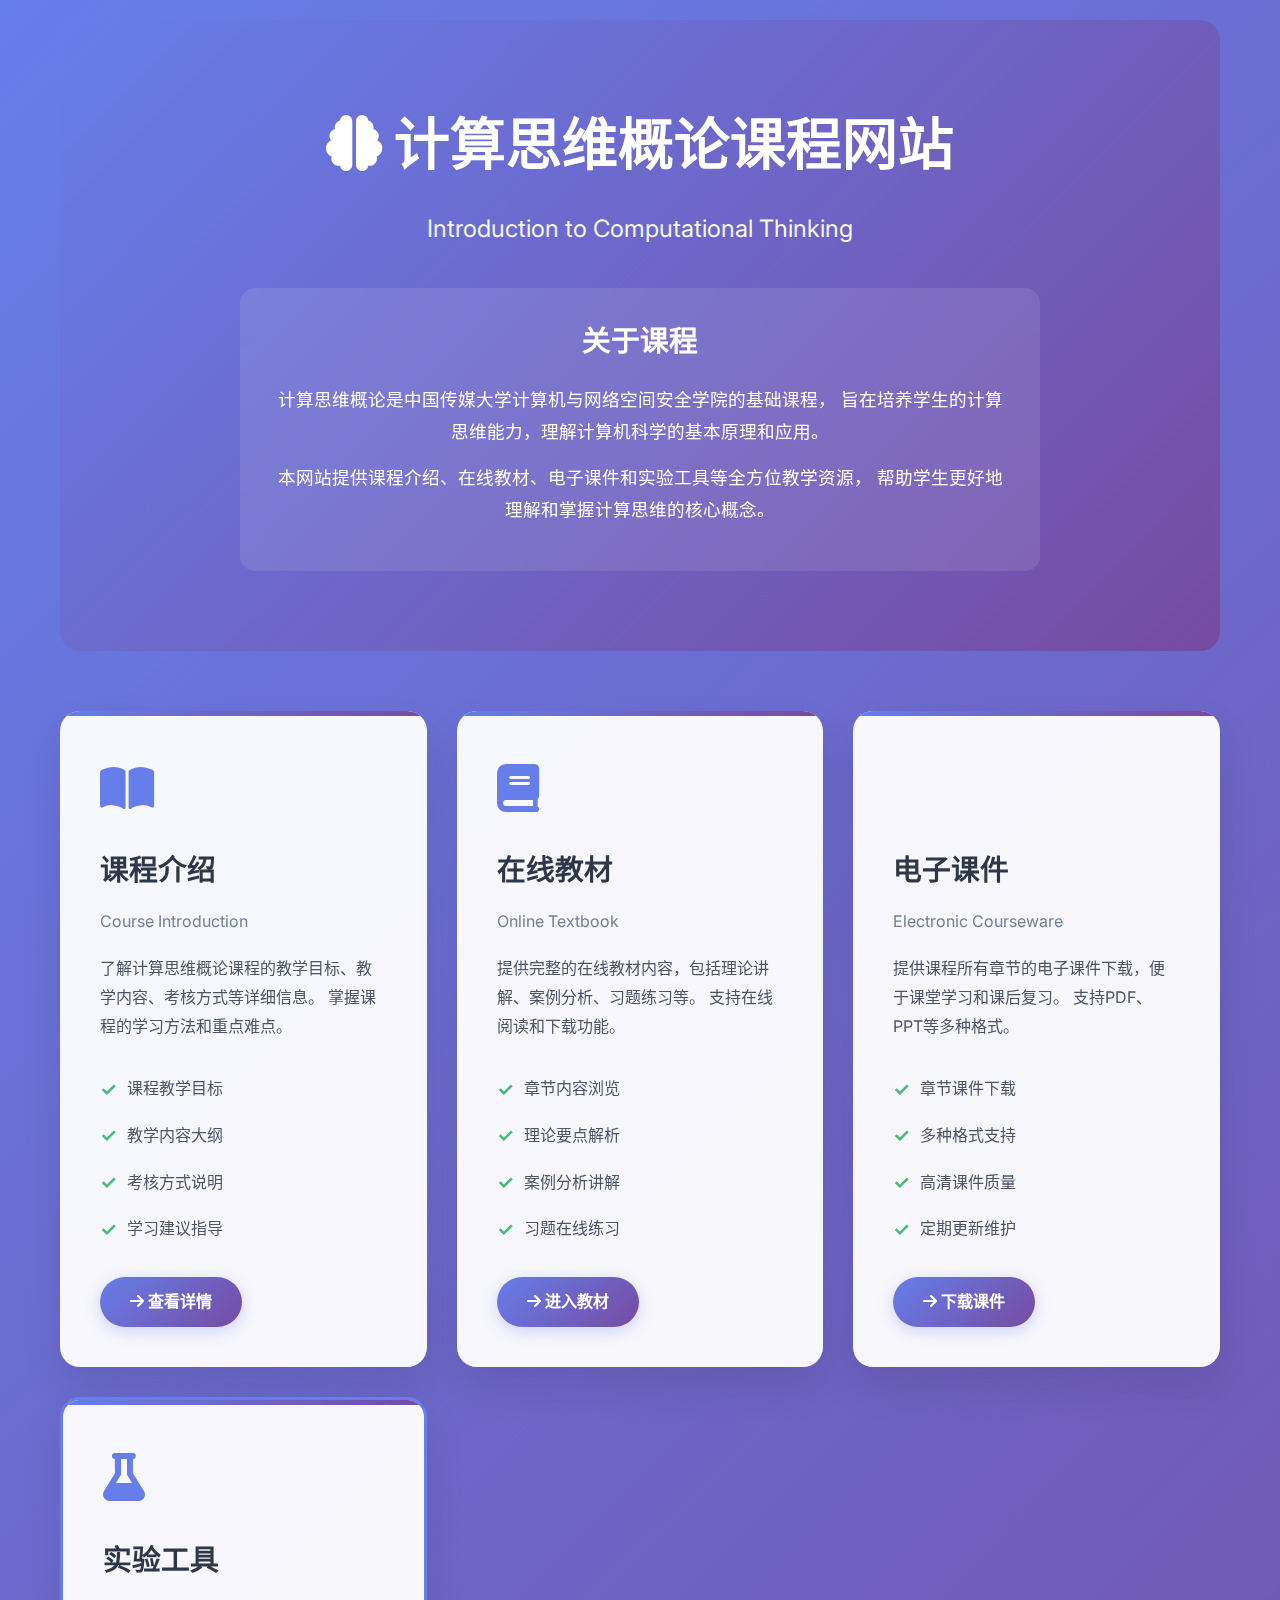
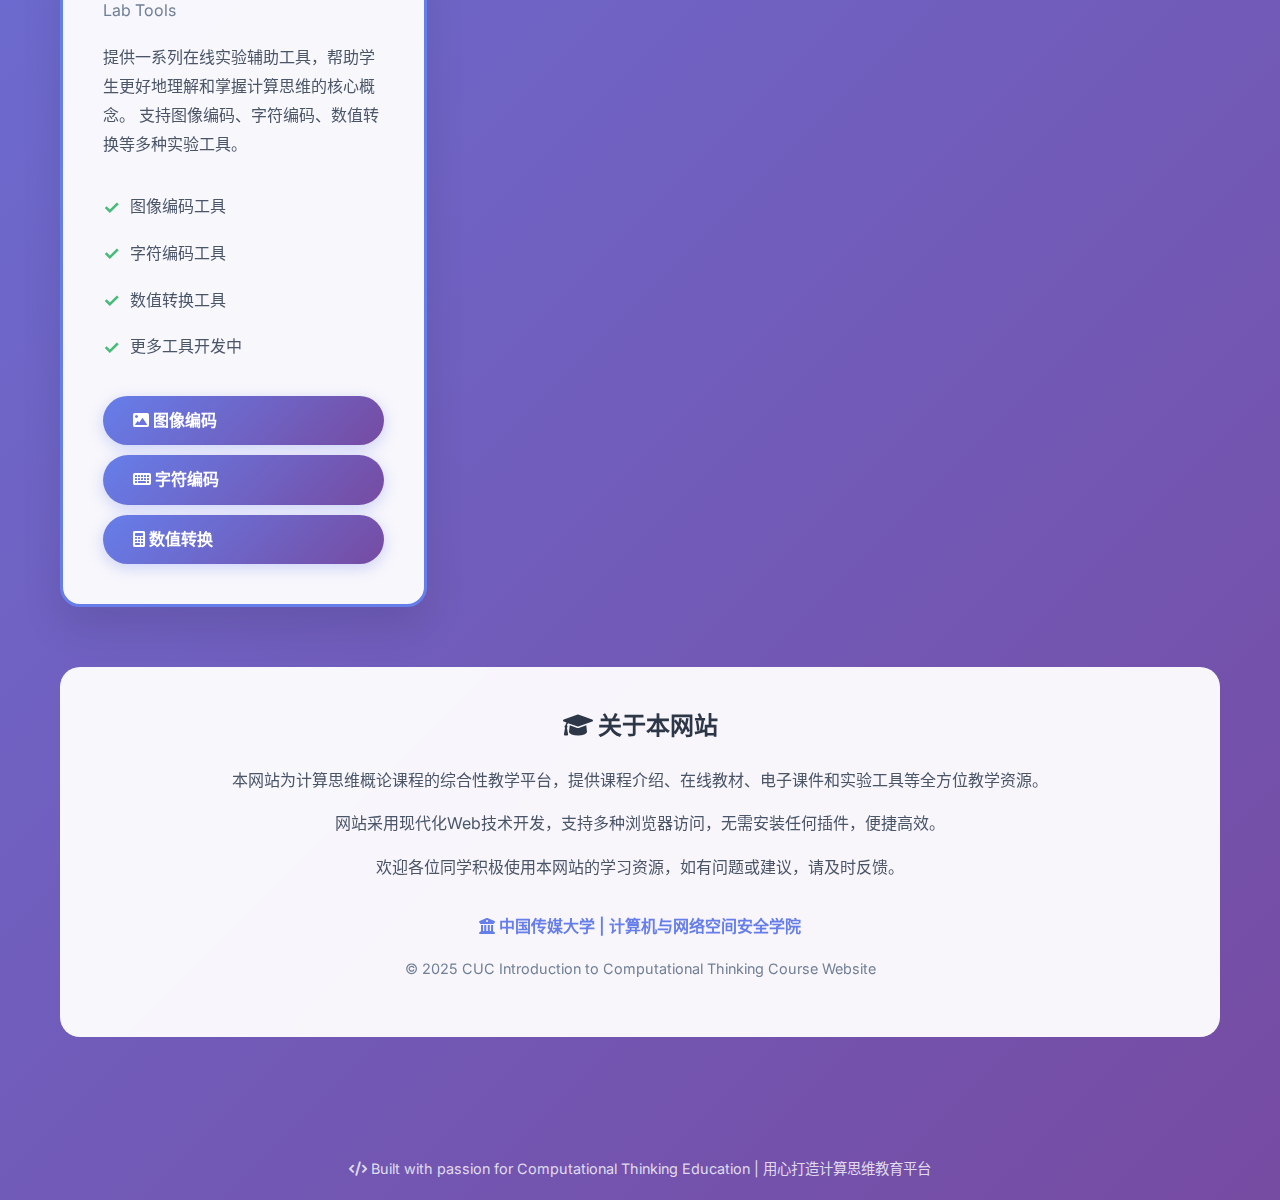
<file: index.html>
<!DOCTYPE html>
<html lang="zh-CN">
<head>
    <meta charset="UTF-8">
    <meta name="viewport" content="width=device-width, initial-scale=1.0">
    <title>计算思维概论课程网站 | CUC</title>
    <link rel="stylesheet" href="styles.css">
    <link href="https://fonts.googleapis.com/css2?family=Inter:wght@300;400;500;600;700&display=swap" rel="stylesheet">
    <link href="https://cdnjs.cloudflare.com/ajax/libs/font-awesome/6.0.0/css/all.min.css" rel="stylesheet">
    <style>
        .hero-section {
            text-align: center;
            padding: 80px 20px;
            background: linear-gradient(135deg, #667eea 0%, #764ba2 100%);
            border-radius: 20px;
            margin-bottom: 60px;
            color: white;
            position: relative;
            overflow: hidden;
        }
        .hero-content {
            position: relative;
            z-index: 1;
        }
        .hero-title {
            font-size: 3.5rem;
            font-weight: 700;
            margin-bottom: 20px;
        }
        .hero-subtitle {
            font-size: 1.5rem;
            font-weight: 400;
            opacity: 0.95;
            margin-bottom: 40px;
        }
        .course-info {
            background: rgba(255, 255, 255, 0.1);
            backdrop-filter: blur(10px);
            border-radius: 15px;
            padding: 30px;
            max-width: 800px;
            margin: 0 auto;
        }
        .course-info h2 {
            font-size: 1.8rem;
            margin-bottom: 20px;
        }
        .course-info p {
            font-size: 1.1rem;
            line-height: 1.8;
            margin-bottom: 15px;
        }
        .tools-grid {
            display: grid;
            grid-template-columns: repeat(auto-fit, minmax(350px, 1fr));
            gap: 30px;
            margin-bottom: 60px;
        }
        .tool-card {
            background: rgba(255, 255, 255, 0.95);
            backdrop-filter: blur(10px);
            border-radius: 20px;
            padding: 40px;
            box-shadow: 0 20px 40px rgba(0, 0, 0, 0.1);
            transition: all 0.3s ease;
            position: relative;
            overflow: hidden;
        }
        .tool-card::before {
            content: '';
            position: absolute;
            top: 0;
            left: 0;
            right: 0;
            height: 5px;
            background: linear-gradient(90deg, #667eea 0%, #764ba2 100%);
        }
        .tool-card:hover {
            transform: translateY(-10px);
            box-shadow: 0 30px 60px rgba(0, 0, 0, 0.15);
        }
        .tool-icon {
            font-size: 3rem;
            color: #667eea;
            margin-bottom: 20px;
        }
        .tool-title {
            font-size: 1.8rem;
            font-weight: 600;
            color: #2d3748;
            margin-bottom: 15px;
        }
        .tool-title-en {
            font-size: 1rem;
            color: #718096;
            font-weight: 400;
            margin-bottom: 20px;
        }
        .tool-description {
            color: #4a5568;
            line-height: 1.8;
            margin-bottom: 25px;
        }
        .tool-features {
            list-style: none;
            padding: 0;
            margin-bottom: 25px;
        }
        .tool-features li {
            padding: 8px 0;
            color: #4a5568;
            display: flex;
            align-items: center;
        }
        .tool-features li::before {
            content: '✓';
            color: #48bb78;
            font-weight: bold;
            margin-right: 10px;
            font-size: 1.2rem;
        }
        .tool-button {
            display: inline-block;
            padding: 12px 30px;
            background: linear-gradient(135deg, #667eea 0%, #764ba2 100%);
            color: white;
            text-decoration: none;
            border-radius: 50px;
            font-weight: 600;
            transition: all 0.3s ease;
            box-shadow: 0 4px 15px rgba(102, 126, 234, 0.3);
        }
        .tool-button:hover {
            transform: translateY(-2px);
            box-shadow: 0 6px 20px rgba(102, 126, 234, 0.4);
        }
        .footer-info {
            background: rgba(255, 255, 255, 0.95);
            backdrop-filter: blur(10px);
            border-radius: 20px;
            padding: 40px;
            text-align: center;
            margin-bottom: 40px;
        }
        .footer-info h3 {
            font-size: 1.5rem;
            color: #2d3748;
            margin-bottom: 20px;
        }
        .footer-info p {
            color: #4a5568;
            line-height: 1.8;
            margin-bottom: 15px;
        }
        @media (max-width: 768px) {
            .hero-title {
                font-size: 2.5rem;
            }
            .hero-subtitle {
                font-size: 1.2rem;
            }
            .tools-grid {
                grid-template-columns: 1fr;
            }
            .tool-card {
                padding: 30px;
            }
        }
    </style>
</head>
<body>
    <div class="container">
        <div class="hero-section">
            <div class="hero-content">
                <h1 class="hero-title">
                    <i class="fas fa-brain"></i>
                    计算思维概论课程网站
                </h1>
                <p class="hero-subtitle">
                    Introduction to Computational Thinking
                </p>
                <div class="course-info">
                    <h2>关于课程</h2>
                    <p>
                        计算思维概论是中国传媒大学计算机与网络空间安全学院的基础课程，
                        旨在培养学生的计算思维能力，理解计算机科学的基本原理和应用。
                    </p>
                    <p>
                        本网站提供课程介绍、在线教材、电子课件和实验工具等全方位教学资源，
                        帮助学生更好地理解和掌握计算思维的核心概念。
                    </p>
                </div>
            </div>
        </div>

        <!-- Main Navigation Grid -->
        <div class="tools-grid">
            <!-- 课程介绍 -->
            <div class="tool-card">
                <div class="tool-icon"><i class="fas fa-book-open"></i></div>
                <h3 class="tool-title">课程介绍</h3>
                <p class="tool-title-en">Course Introduction</p>
                <p class="tool-description">
                    了解计算思维概论课程的教学目标、教学内容、考核方式等详细信息。
                    掌握课程的学习方法和重点难点。
                </p>
                <ul class="tool-features">
                    <li>课程教学目标</li>
                    <li>教学内容大纲</li>
                    <li>考核方式说明</li>
                    <li>学习建议指导</li>
                </ul>
                <a href="#" class="tool-button" onclick="alert('功能开发中...'); return false;">
                    <i class="fas fa-arrow-right"></i> 查看详情
                </a>
            </div>

            <!-- 在线教材 -->
            <div class="tool-card">
                <div class="tool-icon"><i class="fas fa-book"></i></div>
                <h3 class="tool-title">在线教材</h3>
                <p class="tool-title-en">Online Textbook</p>
                <p class="tool-description">
                    提供完整的在线教材内容，包括理论讲解、案例分析、习题练习等。
                    支持在线阅读和下载功能。
                </p>
                <ul class="tool-features">
                    <li>章节内容浏览</li>
                    <li>理论要点解析</li>
                    <li>案例分析讲解</li>
                    <li>习题在线练习</li>
                </ul>
                <a href="#" class="tool-button" onclick="alert('功能开发中...'); return false;">
                    <i class="fas fa-arrow-right"></i> 进入教材
                </a>
            </div>

            <!-- 电子课件 -->
            <div class="tool-card">
                <div class="tool-icon"><i class="fas fa-presentation"></i></div>
                <h3 class="tool-title">电子课件</h3>
                <p class="tool-title-en">Electronic Courseware</p>
                <p class="tool-description">
                    提供课程所有章节的电子课件下载，便于课堂学习和课后复习。
                    支持PDF、PPT等多种格式。
                </p>
                <ul class="tool-features">
                    <li>章节课件下载</li>
                    <li>多种格式支持</li>
                    <li>高清课件质量</li>
                    <li>定期更新维护</li>
                </ul>
                <a href="#" class="tool-button" onclick="alert('功能开发中...'); return false;">
                    <i class="fas fa-arrow-right"></i> 下载课件
                </a>
            </div>

            <!-- 实验工具 -->
            <div class="tool-card" style="border: 3px solid #667eea;">
                <div class="tool-icon"><i class="fas fa-flask"></i></div>
                <h3 class="tool-title">实验工具</h3>
                <p class="tool-title-en">Lab Tools</p>
                <p class="tool-description">
                    提供一系列在线实验辅助工具，帮助学生更好地理解和掌握计算思维的核心概念。
                    支持图像编码、字符编码、数值转换等多种实验工具。
                </p>
                <ul class="tool-features">
                    <li>图像编码工具</li>
                    <li>字符编码工具</li>
                    <li>数值转换工具</li>
                    <li>更多工具开发中</li>
                </ul>
                <div style="display: flex; flex-direction: column; gap: 10px; margin-top: 15px;">
                    <a href="image_encoding.html" class="tool-button" style="background: linear-gradient(135deg, #667eea 0%, #764ba2 100%);">
                        <i class="fas fa-image"></i> 图像编码
                    </a>
                    <a href="character_encoding.html" class="tool-button" style="background: linear-gradient(135deg, #667eea 0%, #764ba2 100%);">
                        <i class="fas fa-keyboard"></i> 字符编码
                    </a>
                    <a href="number_converter.html" class="tool-button" style="background: linear-gradient(135deg, #667eea 0%, #764ba2 100%);">
                        <i class="fas fa-calculator"></i> 数值转换
                    </a>
                </div>
            </div>
        </div>
        <div class="footer-info">
            <h3><i class="fas fa-graduation-cap"></i> 关于本网站</h3>
            <p>
                本网站为计算思维概论课程的综合性教学平台，提供课程介绍、在线教材、电子课件和实验工具等全方位教学资源。
            </p>
            <p>
                网站采用现代化Web技术开发，支持多种浏览器访问，无需安装任何插件，便捷高效。
            </p>
            <p>
                欢迎各位同学积极使用本网站的学习资源，如有问题或建议，请及时反馈。
            </p>
            <p style="margin-top: 30px; color: #667eea; font-weight: 600;">
                <i class="fas fa-university"></i> 中国传媒大学 | 计算机与网络空间安全学院
            </p>
            <p style="color: #718096; font-size: 0.9rem;">
                © 2025 CUC Introduction to Computational Thinking Course Website
            </p>
        </div>
    </div>
    <footer class="footer">
        <p><i class="fas fa-code"></i> Built with passion for Computational Thinking Education | 用心打造计算思维教育平台</p>
    </footer>
</body>
</html>
</file>
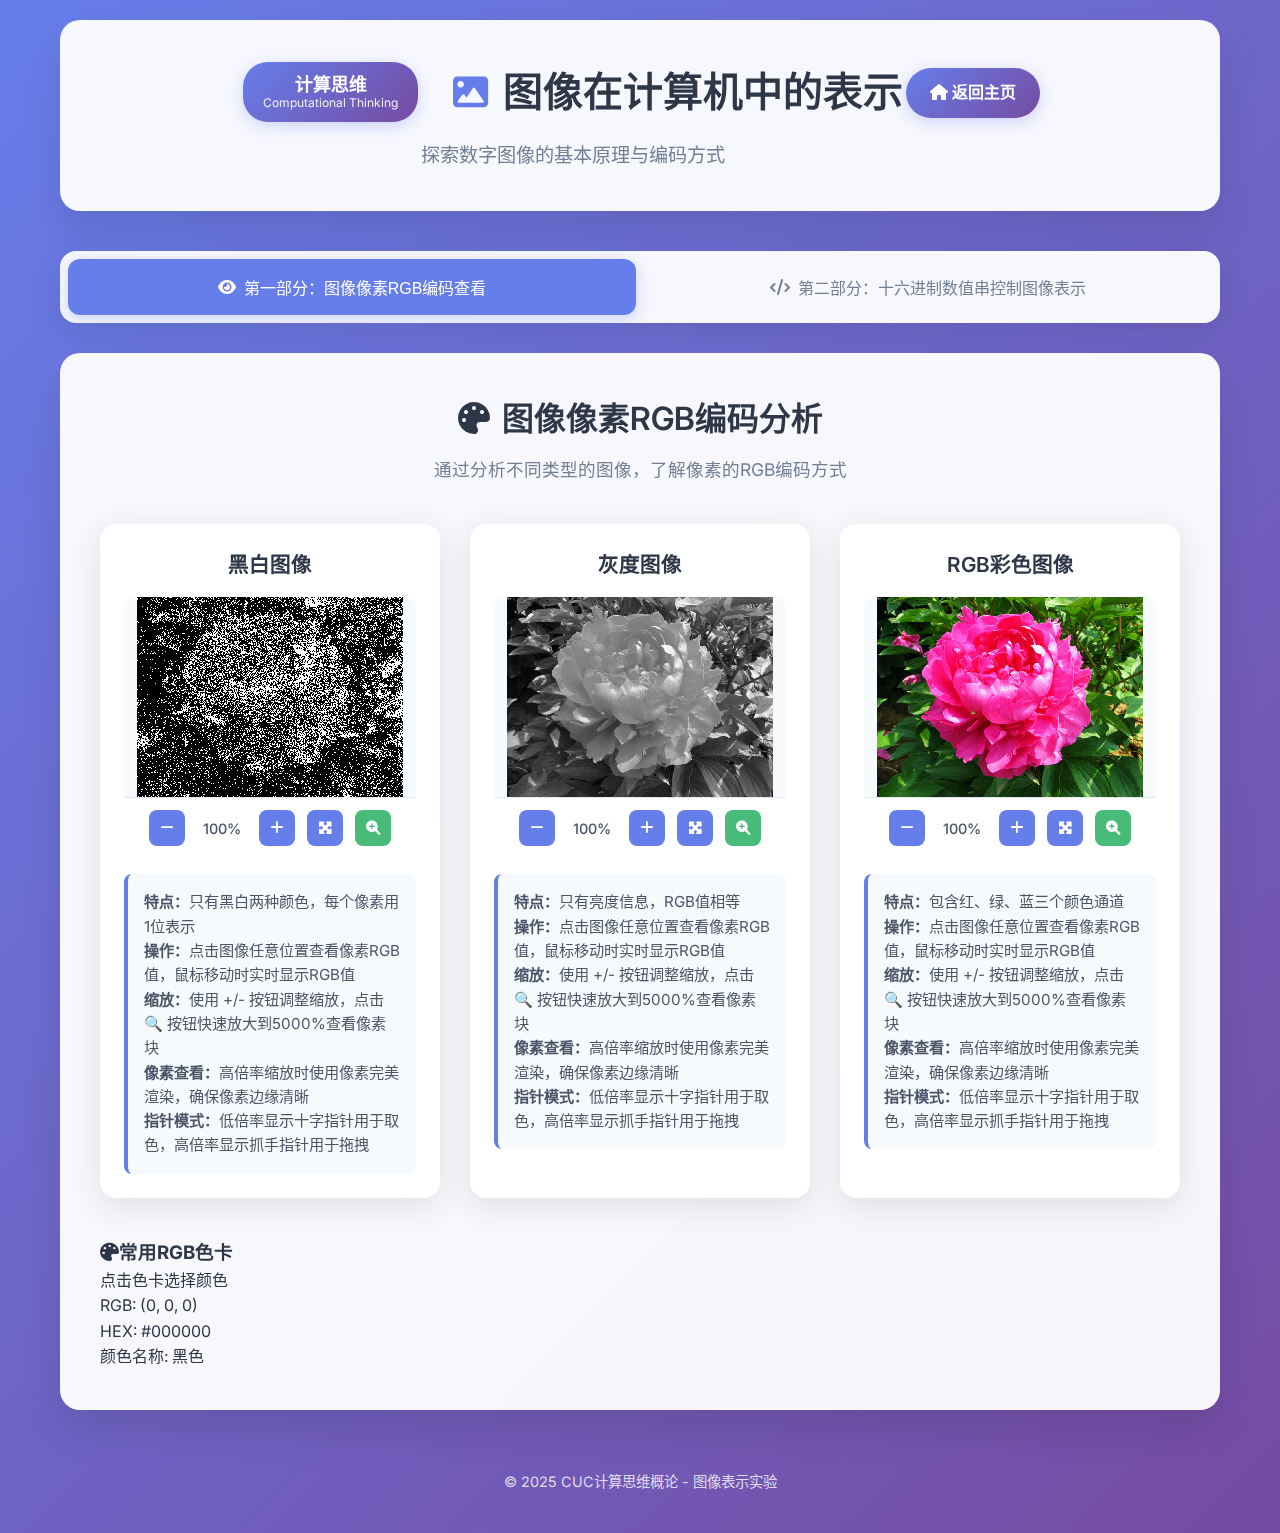
<file: image_encoding.html>
<!DOCTYPE html>
<html lang="zh-CN">
<head>
    <meta charset="UTF-8">
    <meta name="viewport" content="width=device-width, initial-scale=1.0">
    <title>实验1-3: 图像在计算机中的表示</title>
    <link rel="stylesheet" href="styles.css">
    <link href="https://fonts.googleapis.com/css2?family=Inter:wght@300;400;500;600;700&display=swap" rel="stylesheet">
    <link href="https://cdnjs.cloudflare.com/ajax/libs/font-awesome/6.0.0/css/all.min.css" rel="stylesheet">
</head>
<body>
    <div class="container">
        <!-- Header -->
        <header class="header">
            <div class="header-content">
                <div style="display: flex; justify-content: space-between; align-items: flex-start; width: 100%;">
                    <div style="flex: 1;">
                        <h1 class="title" style="display: flex; align-items: center; gap: 15px;">
                            <div class="course-badge">
                                <span class="course-title">计算思维</span>
                                <span class="course-subtitle">Computational Thinking</span>
                            </div>
                            <i class="fas fa-image"></i>
                            图像在计算机中的表示
                        </h1>
                        <p class="subtitle">探索数字图像的基本原理与编码方式</p>
                    </div>
                    <a href="index.html" style="background: linear-gradient(135deg, #667eea 0%, #764ba2 100%); color: white; padding: 12px 24px; border-radius: 50px; text-decoration: none; font-weight: 600; box-shadow: 0 4px 15px rgba(102, 126, 234, 0.3); transition: all 0.3s ease; white-space: nowrap; margin-top: 8px;">
                        <i class="fas fa-home"></i> 返回主页
                    </a>
                </div>
            </div>
        </header>

        <!-- Navigation -->
        <nav class="nav-tabs">
            <button class="nav-tab active" data-tab="part1">
                <i class="fas fa-eye"></i>
                第一部分：图像像素RGB编码查看
            </button>
            <button class="nav-tab" data-tab="part2">
                <i class="fas fa-code"></i>
                第二部分：十六进制数值串控制图像表示
            </button>
        </nav>

        <!-- Part 1: RGB Pixel Analysis -->
        <section id="part1" class="tab-content active">
            <div class="section-header">
                <h2><i class="fas fa-palette"></i> 图像像素RGB编码分析</h2>
                <p>通过分析不同类型的图像，了解像素的RGB编码方式</p>
            </div>

            <div class="image-gallery">
                <div class="image-card">
                    <h3>黑白图像</h3>
                    <div class="image-container">
                        <div class="image-wrapper" id="bitImageWrapper">
                            <img src="image/bit.png" alt="黑白图像" id="bitImage" class="zoomable-image">
                            <div class="color-picker-overlay" id="bitImagePicker"></div>
                        </div>
                        <div class="image-controls">
                            <button class="control-btn zoom-out" onclick="zoomImage('bitImage', -0.5)">
                                <i class="fas fa-minus"></i>
                            </button>
                            <span class="zoom-level" id="bitImageZoom">100%</span>
                            <button class="control-btn zoom-in" onclick="zoomImage('bitImage', 0.5)">
                                <i class="fas fa-plus"></i>
                            </button>
                            <button class="control-btn reset-zoom" onclick="resetZoom('bitImage')">
                                <i class="fas fa-expand-arrows-alt"></i>
                            </button>
                            <button class="control-btn max-zoom" onclick="setMaxZoom('bitImage')" title="放大到5000%查看像素块">
                                <i class="fas fa-search-plus"></i>
                            </button>
                        </div>
                    </div>
                    <div class="image-info">
                        <p><strong>特点：</strong>只有黑白两种颜色，每个像素用1位表示</p>
                        <p><strong>操作：</strong>点击图像任意位置查看像素RGB值，鼠标移动时实时显示RGB值</p>
                        <p><strong>缩放：</strong>使用 +/- 按钮调整缩放，点击 🔍 按钮快速放大到5000%查看像素块</p>
                        <p><strong>像素查看：</strong>高倍率缩放时使用像素完美渲染，确保像素边缘清晰</p>
                        <p><strong>指针模式：</strong>低倍率显示十字指针用于取色，高倍率显示抓手指针用于拖拽</p>
                    </div>
                </div>

                <div class="image-card">
                    <h3>灰度图像</h3>
                    <div class="image-container">
                        <div class="image-wrapper" id="grayImageWrapper">
                            <img src="image/gray.png" alt="灰度图像" id="grayImage" class="zoomable-image">
                            <div class="color-picker-overlay" id="grayImagePicker"></div>
                        </div>
                        <div class="image-controls">
                            <button class="control-btn zoom-out" onclick="zoomImage('grayImage', -0.5)">
                                <i class="fas fa-minus"></i>
                            </button>
                            <span class="zoom-level" id="grayImageZoom">100%</span>
                            <button class="control-btn zoom-in" onclick="zoomImage('grayImage', 0.5)">
                                <i class="fas fa-plus"></i>
                            </button>
                            <button class="control-btn reset-zoom" onclick="resetZoom('grayImage')">
                                <i class="fas fa-expand-arrows-alt"></i>
                            </button>
                            <button class="control-btn max-zoom" onclick="setMaxZoom('grayImage')" title="放大到5000%查看像素块">
                                <i class="fas fa-search-plus"></i>
                            </button>
                        </div>
                    </div>
                    <div class="image-info">
                        <p><strong>特点：</strong>只有亮度信息，RGB值相等</p>
                        <p><strong>操作：</strong>点击图像任意位置查看像素RGB值，鼠标移动时实时显示RGB值</p>
                        <p><strong>缩放：</strong>使用 +/- 按钮调整缩放，点击 🔍 按钮快速放大到5000%查看像素块</p>
                        <p><strong>像素查看：</strong>高倍率缩放时使用像素完美渲染，确保像素边缘清晰</p>
                        <p><strong>指针模式：</strong>低倍率显示十字指针用于取色，高倍率显示抓手指针用于拖拽</p>
                    </div>
                </div>

                <div class="image-card">
                    <h3>RGB彩色图像</h3>
                    <div class="image-container">
                        <div class="image-wrapper" id="rgbImageWrapper">
                            <img src="image/RGB.png" alt="RGB彩色图像" id="rgbImage" class="zoomable-image">
                            <div class="color-picker-overlay" id="rgbImagePicker"></div>
                        </div>
                        <div class="image-controls">
                            <button class="control-btn zoom-out" onclick="zoomImage('rgbImage', -0.5)">
                                <i class="fas fa-minus"></i>
                            </button>
                            <span class="zoom-level" id="rgbImageZoom">100%</span>
                            <button class="control-btn zoom-in" onclick="zoomImage('rgbImage', 0.5)">
                                <i class="fas fa-plus"></i>
                            </button>
                            <button class="control-btn reset-zoom" onclick="resetZoom('rgbImage')">
                                <i class="fas fa-expand-arrows-alt"></i>
                            </button>
                            <button class="control-btn max-zoom" onclick="setMaxZoom('rgbImage')" title="放大到5000%查看像素块">
                                <i class="fas fa-search-plus"></i>
                            </button>
                        </div>
                    </div>
                    <div class="image-info">
                        <p><strong>特点：</strong>包含红、绿、蓝三个颜色通道</p>
                        <p><strong>操作：</strong>点击图像任意位置查看像素RGB值，鼠标移动时实时显示RGB值</p>
                        <p><strong>缩放：</strong>使用 +/- 按钮调整缩放，点击 🔍 按钮快速放大到5000%查看像素块</p>
                        <p><strong>像素查看：</strong>高倍率缩放时使用像素完美渲染，确保像素边缘清晰</p>
                        <p><strong>指针模式：</strong>低倍率显示十字指针用于取色，高倍率显示抓手指针用于拖拽</p>
                    </div>
                </div>
            </div>

            <!-- RGB Color Palette Section -->
            <div class="rgb-palette-section">
                <h3><i class="fas fa-palette"></i>常用RGB色卡</h3>
                <div class="rgb-info-display">
                    <div class="selected-color-box" id="selectedColorBox">
                        <span>点击色卡选择颜色</span>
                    </div>
                    <div class="color-info">
                        <div class="rgb-values">
                            <span class="rgb-label">RGB:</span>
                            <span class="rgb-value" id="rgbValue">(0, 0, 0)</span>
                        </div>
                        <div class="hex-value">
                            <span class="hex-label">HEX:</span>
                            <span class="hex-value-text" id="hexValue">#000000</span>
                        </div>
                        <div class="color-name">
                            <span class="color-name-label">颜色名称:</span>
                            <span class="color-name-text" id="colorName">黑色</span>
                        </div>
                    </div>
                </div>
                <div class="rgb-palette" id="rgbPalette"></div>
            </div>

        </section>

        <!-- Part 2: Hexadecimal Image Generation -->
        <section id="part2" class="tab-content">
            <div class="section-header">
                <h2><i class="fas fa-cogs"></i> 十六进制数值串控制图像表示</h2>
                <p>使用十六进制数值串生成黑白图像，理解图像的数字化表示</p>
            </div>

            <div class="hex-generator">
                <div class="input-section">
                    <h3><i class="fas fa-edit"></i> 输入十六进制数值串</h3>
                    <div class="input-group">
                        <textarea id="hexInput" placeholder="输入十六进制数值串，例如：000000000ff010081248124810080ff0142814281ff808100bd0124822441e78"></textarea>
                        <div class="input-controls">
                            <button class="btn btn-primary" onclick="generateImage()">
                                <i class="fas fa-magic"></i> 生成图像
                            </button>
                            <button class="btn btn-secondary" onclick="loadExample()">
                                <i class="fas fa-robot"></i> 加载示例（机器人）
                            </button>
                            <button class="btn btn-secondary" onclick="clearInput()">
                                <i class="fas fa-trash"></i> 清空
                            </button>
                        </div>
                    </div>
                </div>

                <div class="output-section">
                    <h3><i class="fas fa-image"></i> 生成结果</h3>
                    <div class="image-output">
                        <canvas id="generatedCanvas" width="256" height="256"></canvas>
                        <div class="canvas-info">
                            <p>图像尺寸: <span id="imageSize">16 x 16</span></p>
                            <p>像素总数: <span id="pixelCount">256</span></p>
                        </div>
                    </div>
                    <div class="download-section">
                        <button class="btn btn-success" onclick="downloadImage()">
                            <i class="fas fa-download"></i> 下载图像
                        </button>
                    </div>
                </div>
            </div>

            <div class="tutorial-section">
                <h3><i class="fas fa-graduation-cap"></i> 实验说明</h3>
                <div class="tutorial-content">
                    <div class="tutorial-step">
                        <div class="step-number">1</div>
                        <div class="step-content">
                            <h4>理解二进制表示</h4>
                            <p>在十六进制数值串中，每个字符代表4位二进制数。例如：</p>
                            <div class="code-example">
                                <code>0 = 0000  ,  1 = 0001</code><br>
                                <code>2 = 0011  ,  3 = 0011</code><br>
                                <code>E = 1110  ,  F = 1111</code>
                            </div>
                        </div>
                    </div>
                    <div class="tutorial-step">
                        <div class="step-number">2</div>
                        <div class="step-content">
                            <h4>图像生成规则</h4>
                            <p>将十六进制字符串转换为二进制，然后按行排列（本例的规则）：</p>
                            <ul>
                                <li>1 表示黑色像素</li>
                                <li>0 表示白色像素</li>
                            </ul>
                        </div>
                    </div>
                    <div class="tutorial-step">
                        <div class="step-number">3</div>
                        <div class="step-content">
                            <h4>尝试创建自己的图像</h4>
                            <p>设计一个16x16像素的图像，将设计转换为十六进制字符串输入到上方文本框中。</p>
                        </div>
                    </div>
                </div>
            </div>
        </section>

        <!-- Footer -->
        <footer class="footer">
            <p>&copy; 2025 CUC计算思维概论 - 图像表示实验</p>
        </footer>
    </div>

    <!-- Floating RGB Display -->
    <div class="floating-rgb-display" id="floatingRgbDisplay">
        <div class="rgb-line">
            <span class="color-label red">R:</span>
            <span class="color-value" id="floatingRedValue">-</span>
            <span class="color-label green">G:</span>
            <span class="color-value" id="floatingGreenValue">-</span>
            <span class="color-label blue">B:</span>
            <span class="color-value" id="floatingBlueValue">-</span>
        </div>
        <div class="rgb-line">
            <span class="color-label hex">HEX:</span>
            <span class="color-value" id="floatingHexValue">-</span>
            <span class="color-preview" id="floatingColorPreview"></span>
        </div>
    </div>

    <script src="script.js"></script>
</body>
</html>
</file>
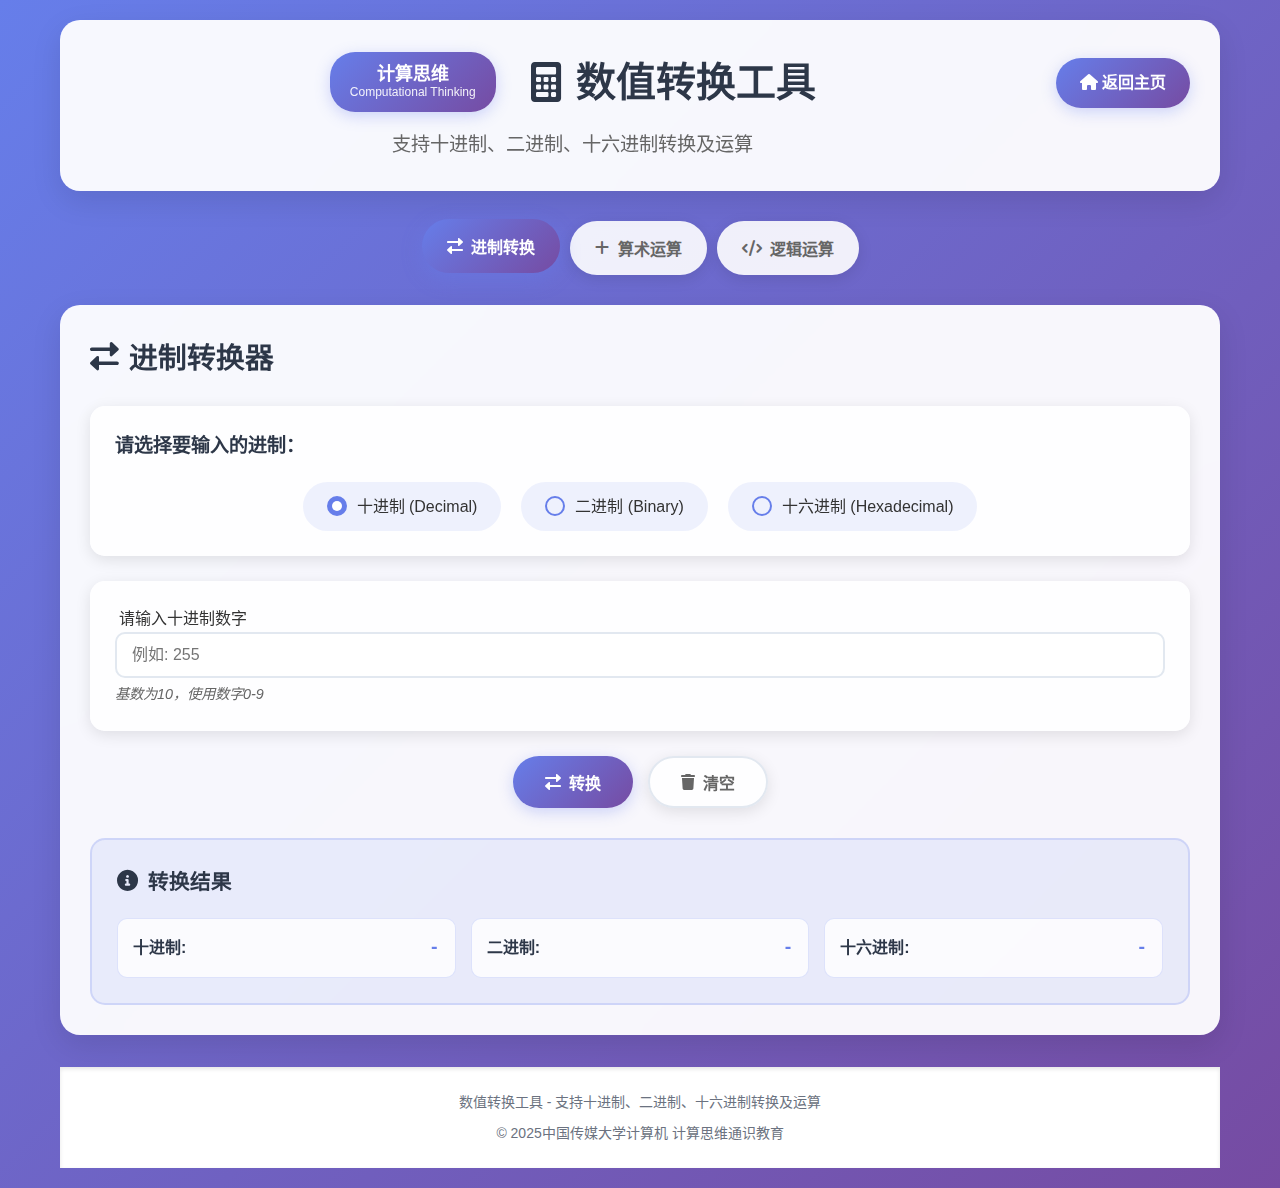
<file: number_converter.html>
<!DOCTYPE html>
<html lang="zh-CN">
<head>
    <meta charset="UTF-8">
    <meta name="viewport" content="width=device-width, initial-scale=1.0">
    <title>数值转换工具 - 计算思维概论</title>
    <link rel="stylesheet" href="https://cdnjs.cloudflare.com/ajax/libs/font-awesome/6.0.0/css/all.min.css">
    <link rel="stylesheet" href="converter-styles.css">
</head>
<body>
    <div class="container">
        <!-- Header -->
        <header class="header">
            <div class="header-content">
                <div style="display: flex; justify-content: space-between; align-items: flex-start; width: 100%;">
                    <div style="flex: 1;">
                        <h1 class="title" style="display: flex; align-items: center; gap: 15px;">
                            <div class="course-badge">
                                <span class="course-title">计算思维</span>
                                <span class="course-subtitle">Computational Thinking</span>
                            </div>
                            <i class="fas fa-calculator"></i>
                            数值转换工具
                        </h1>
                        <p class="subtitle">支持十进制、二进制、十六进制转换及运算</p>
                    </div>
                    <a href="index.html" style="background: linear-gradient(135deg, #667eea 0%, #764ba2 100%); color: white; padding: 12px 24px; border-radius: 50px; text-decoration: none; font-weight: 600; box-shadow: 0 4px 15px rgba(102, 126, 234, 0.3); transition: all 0.3s ease; white-space: nowrap; margin-top: 8px;">
                        <i class="fas fa-home"></i> 返回主页
                    </a>
                </div>
            </div>
        </header>

        <!-- Navigation -->
        <nav class="nav-tabs">
            <button class="nav-tab active" data-tab="converter">
                <i class="fas fa-exchange-alt"></i>
                进制转换
            </button>
            <button class="nav-tab" data-tab="arithmetic">
                <i class="fas fa-plus"></i>
                算术运算
            </button>
            <button class="nav-tab" data-tab="logical">
                <i class="fas fa-code"></i>
                逻辑运算
            </button>
        </nav>

        <!-- Converter Tab -->
        <div class="tab-content active" id="converter">
            <div class="converter-section">
                <h2><i class="fas fa-exchange-alt"></i> 进制转换器</h2>
                
                <!-- 进制选择 -->
                <div class="base-selector">
                    <h3>请选择要输入的进制：</h3>
                    <div class="radio-group">
                        <label class="radio-label">
                            <input type="radio" name="base" value="decimal" checked>
                            <span class="radio-custom"></span>
                            十进制 (Decimal)
                        </label>
                        <label class="radio-label">
                            <input type="radio" name="base" value="binary">
                            <span class="radio-custom"></span>
                            二进制 (Binary)
                        </label>
                        <label class="radio-label">
                            <input type="radio" name="base" value="hex">
                            <span class="radio-custom"></span>
                            十六进制 (Hexadecimal)
                        </label>
                    </div>
                </div>
                
                <!-- 输入区域 -->
                <div class="converter-input-area">
                    <div class="input-group" id="decimalGroup">
                        <label for="inputNumber">
                            <i class="fas fa-10"></i>
                            请输入十进制数字
                        </label>
                        <input type="text" id="inputNumber" placeholder="例如: 255" class="number-input">
                        <div class="input-info">基数为10，使用数字0-9</div>
                    </div>
                </div>

                <div class="converter-actions">
                    <button class="btn btn-primary" id="convertBtn">
                        <i class="fas fa-exchange-alt"></i>
                        转换
                    </button>
                    <button class="btn btn-secondary" id="clearConverterBtn">
                        <i class="fas fa-trash"></i>
                        清空
                    </button>
                </div>

                <div class="conversion-result" id="conversionResult">
                    <h3><i class="fas fa-info-circle"></i> 转换结果</h3>
                    <div class="result-grid">
                        <div class="result-item">
                            <span class="result-label">十进制:</span>
                            <span class="result-value" id="resultDecimal">-</span>
                        </div>
                        <div class="result-item">
                            <span class="result-label">二进制:</span>
                            <span class="result-value" id="resultBinary">-</span>
                        </div>
                        <div class="result-item">
                            <span class="result-label">十六进制:</span>
                            <span class="result-value" id="resultHex">-</span>
                        </div>
                    </div>
                </div>
            </div>
        </div>

        <!-- Arithmetic Tab -->
        <div class="tab-content" id="arithmetic">
            <div class="arithmetic-section">
                <h2><i class="fas fa-plus"></i> 算术运算器</h2>
                
                <div class="arithmetic-grid">
                    <!-- First Number -->
                    <div class="arithmetic-group">
                        <label for="arithmeticBase">选择进制:</label>
                        <select id="arithmeticBase" class="base-select">
                            <option value="10">十进制</option>
                            <option value="2">二进制</option>
                            <option value="16">十六进制</option>
                        </select>
                    </div>

                    <div class="arithmetic-group">
                        <label for="firstNumber">第一个数字:</label>
                        <input type="text" id="firstNumber" placeholder="输入数字" class="number-input">
                    </div>

                    <div class="arithmetic-group">
                        <label for="operator">运算符:</label>
                        <select id="operator" class="operator-select">
                            <option value="+">+ (加法)</option>
                            <option value="-">- (减法)</option>
                            <option value="*">× (乘法)</option>
                            <option value="/">÷ (除法)</option>
                        </select>
                    </div>

                    <div class="arithmetic-group">
                        <label for="secondNumber">第二个数字:</label>
                        <input type="text" id="secondNumber" placeholder="输入数字" class="number-input">
                    </div>
                </div>

                <div class="arithmetic-actions">
                    <button class="btn btn-primary" id="calculateBtn">
                        <i class="fas fa-equals"></i>
                        计算
                    </button>
                    <button class="btn btn-secondary" id="clearArithmeticBtn">
                        <i class="fas fa-trash"></i>
                        清空
                    </button>
                </div>

                <div class="arithmetic-result" id="arithmeticResult">
                    <h3><i class="fas fa-calculator"></i> 计算结果</h3>
                    <div class="result-display">
                        <div class="result-item">
                            <span class="result-label">十进制结果:</span>
                            <span class="result-value" id="resultDecimalArithmetic">-</span>
                        </div>
                        <div class="result-item">
                            <span class="result-label">二进制结果:</span>
                            <span class="result-value" id="resultBinaryArithmetic">-</span>
                        </div>
                        <div class="result-item">
                            <span class="result-label">十六进制结果:</span>
                            <span class="result-value" id="resultHexArithmetic">-</span>
                        </div>
                    </div>
                </div>
            </div>
        </div>

        <!-- Logical Tab -->
        <div class="tab-content" id="logical">
            <div class="logical-section">
                <h2><i class="fas fa-code"></i> 逻辑运算器</h2>
                
                <div class="logical-grid">
                    <!-- First Binary Number -->
                    <div class="logical-group">
                        <label for="firstBinary">第一个二进制数:</label>
                        <input type="text" id="firstBinary" placeholder="输入二进制数字" class="number-input">
                        <div class="input-info">例如: 1010</div>
                    </div>

                    <div class="logical-group">
                        <label for="logicalOperator">逻辑运算符:</label>
                        <select id="logicalOperator" class="operator-select">
                            <option value="AND">AND (&)</option>
                            <option value="OR">OR (|)</option>
                            <option value="XOR">XOR (^)</option>
                            <option value="NOT">NOT (~)</option>
                        </select>
                    </div>

                    <!-- Second Binary Number -->
                    <div class="logical-group" id="secondBinaryGroup">
                        <label for="secondBinary">第二个二进制数:</label>
                        <input type="text" id="secondBinary" placeholder="输入二进制数字" class="number-input">
                        <div class="input-info">例如: 1100</div>
                    </div>
                </div>

                <div class="logical-actions">
                    <button class="btn btn-primary" id="logicalCalculateBtn">
                        <i class="fas fa-code"></i>
                        计算
                    </button>
                    <button class="btn btn-secondary" id="clearLogicalBtn">
                        <i class="fas fa-trash"></i>
                        清空
                    </button>
                </div>

                <div class="logical-result" id="logicalResult">
                    <h3><i class="fas fa-code"></i> 逻辑运算结果</h3>
                    <div class="result-display">
                        <div class="result-item">
                            <span class="result-label">二进制结果:</span>
                            <span class="result-value" id="resultBinaryLogical">-</span>
                        </div>
                        <div class="result-item">
                            <span class="result-label">十进制结果:</span>
                            <span class="result-value" id="resultDecimalLogical">-</span>
                        </div>
                        <div class="result-item">
                            <span class="result-label">十六进制结果:</span>
                            <span class="result-value" id="resultHexLogical">-</span>
                        </div>
                    </div>
                </div>

                <!-- Logical Operations Guide -->
                <div class="logical-guide">
                    <h3><i class="fas fa-lightbulb"></i> 逻辑运算说明</h3>
                    <div class="guide-grid">
                        <div class="guide-item">
                            <strong>AND (&):</strong> 两个位都为1时结果为1，否则为0
                        </div>
                        <div class="guide-item">
                            <strong>OR (|):</strong> 两个位中至少有一个为1时结果为1
                        </div>
                        <div class="guide-item">
                            <strong>XOR (^):</strong> 两个位不同时结果为1，相同时为0
                        </div>
                        <div class="guide-item">
                            <strong>NOT (~):</strong> 对每一位取反，1变0，0变1
                        </div>
                    </div>
                </div>
            </div>
        </div>

        <!-- Footer -->
        <footer class="bg-white shadow-inner py-6 px-4 mt-8" style="background: white; box-shadow: inset 0 2px 4px rgba(0,0,0,.1); padding: 1.5rem 1rem; margin-top: 2rem; text-align: center;">
            <div style="max-width: 1200px; margin: 0 auto; color: #6B7280; font-size: 0.875rem;">
                <p>数值转换工具 - 支持十进制、二进制、十六进制转换及运算</p>
                <p style="margin-top: 0.5rem;">© 2025中国传媒大学计算机 计算思维通识教育</p>
            </div>
        </footer>
    </div>

    <script src="converter-script.js"></script>
</body>
</html>
</file>
<file: converter-styles.css>
/* 数值转换工具样式 */
* {
    margin: 0;
    padding: 0;
    box-sizing: border-box;
}

body {
    font-family: 'Segoe UI', Tahoma, Geneva, Verdana, sans-serif;
    background: linear-gradient(135deg, #667eea 0%, #764ba2 100%);
    min-height: 100vh;
    color: #333;
    line-height: 1.6;
}

.container {
    max-width: 1200px;
    margin: 0 auto;
    padding: 20px;
}

/* Header Styles */
.header {
    text-align: center;
    margin-bottom: 30px;
}

.header-content {
    background: rgba(255, 255, 255, 0.95);
    padding: 30px;
    border-radius: 20px;
    box-shadow: 0 10px 30px rgba(0, 0, 0, 0.1);
    backdrop-filter: blur(10px);
}

.title {
    font-size: 2.5rem;
    font-weight: 700;
    color: #2d3748;
    margin-bottom: 16px;
    display: flex;
    align-items: center;
    justify-content: center;
    gap: 16px;
    flex-wrap: wrap;
}

.course-badge {
    background: linear-gradient(135deg, #667eea 0%, #764ba2 100%);
    color: white;
    padding: 12px 20px;
    border-radius: 25px;
    display: inline-flex;
    flex-direction: column;
    align-items: center;
    box-shadow: 0 4px 15px rgba(102, 126, 234, 0.3);
    margin-right: 20px;
    height: fit-content;
    min-height: 60px;
    justify-content: center;
}

.course-title {
    font-size: 18px;
    font-weight: 600;
    display: block;
    margin-bottom: 2px;
    line-height: 1.1;
}

.course-subtitle {
    font-size: 12px;
    font-weight: 400;
    opacity: 0.9;
    display: block;
    line-height: 1.1;
}

.subtitle {
    font-size: 1.2rem;
    color: #666;
    margin-bottom: 0;
}

/* Navigation Tabs */
.nav-tabs {
    display: flex;
    justify-content: center;
    margin-bottom: 30px;
    gap: 10px;
    flex-wrap: wrap;
}

.nav-tab {
    background: rgba(255, 255, 255, 0.9);
    border: none;
    padding: 15px 25px;
    border-radius: 50px;
    font-size: 1rem;
    font-weight: 600;
    color: #666;
    cursor: pointer;
    transition: all 0.3s ease;
    display: flex;
    align-items: center;
    gap: 8px;
    box-shadow: 0 4px 15px rgba(0, 0, 0, 0.1);
}

.nav-tab:hover {
    background: rgba(255, 255, 255, 1);
    transform: translateY(-2px);
    box-shadow: 0 6px 20px rgba(0, 0, 0, 0.15);
}

.nav-tab.active {
    background: linear-gradient(135deg, #667eea 0%, #764ba2 100%);
    color: white;
    transform: translateY(-2px);
    box-shadow: 0 6px 20px rgba(102, 126, 234, 0.4);
}

/* Tab Content */
.tab-content {
    display: none;
    background: rgba(255, 255, 255, 0.95);
    border-radius: 20px;
    padding: 30px;
    box-shadow: 0 10px 30px rgba(0, 0, 0, 0.1);
    backdrop-filter: blur(10px);
}

.tab-content.active {
    display: block;
}

/* Converter Section */
.converter-section h2,
.arithmetic-section h2,
.logical-section h2 {
    color: #2d3748;
    margin-bottom: 25px;
    display: flex;
    align-items: center;
    gap: 10px;
    font-size: 1.8rem;
}

.converter-grid {
    display: grid;
    grid-template-columns: repeat(auto-fit, minmax(300px, 1fr));
    gap: 25px;
    margin-bottom: 30px;
}

.converter-group {
    background: rgba(255, 255, 255, 0.8);
    padding: 20px;
    border-radius: 15px;
    border: 2px solid rgba(102, 126, 234, 0.1);
    transition: all 0.3s ease;
}

.converter-group:hover {
    border-color: rgba(102, 126, 234, 0.3);
    transform: translateY(-2px);
    box-shadow: 0 5px 15px rgba(0, 0, 0, 0.1);
}

.converter-group label {
    display: block;
    font-weight: 600;
    color: #2d3748;
    margin-bottom: 10px;
    font-size: 1.1rem;
    display: flex;
    align-items: center;
    gap: 8px;
}

.number-input {
    width: 100%;
    padding: 12px 15px;
    border: 2px solid #e2e8f0;
    border-radius: 10px;
    font-size: 1rem;
    transition: all 0.3s ease;
    background: white;
}

.number-input:focus {
    outline: none;
    border-color: #667eea;
    box-shadow: 0 0 0 3px rgba(102, 126, 234, 0.1);
}

.input-info {
    font-size: 0.9rem;
    color: #666;
    margin-top: 5px;
    font-style: italic;
}

/* Arithmetic Section */
.arithmetic-grid {
    display: grid;
    grid-template-columns: repeat(auto-fit, minmax(200px, 1fr));
    gap: 20px;
    margin-bottom: 30px;
}

.arithmetic-group {
    background: rgba(255, 255, 255, 0.8);
    padding: 20px;
    border-radius: 15px;
    border: 2px solid rgba(102, 126, 234, 0.1);
    transition: all 0.3s ease;
}

.arithmetic-group:hover {
    border-color: rgba(102, 126, 234, 0.3);
    transform: translateY(-2px);
    box-shadow: 0 5px 15px rgba(0, 0, 0, 0.1);
}

.arithmetic-group label {
    display: block;
    font-weight: 600;
    color: #2d3748;
    margin-bottom: 10px;
    font-size: 1rem;
}

.base-select,
.operator-select {
    width: 100%;
    padding: 12px 15px;
    border: 2px solid #e2e8f0;
    border-radius: 10px;
    font-size: 1rem;
    background: white;
    cursor: pointer;
    transition: all 0.3s ease;
}

.base-select:focus,
.operator-select:focus {
    outline: none;
    border-color: #667eea;
    box-shadow: 0 0 0 3px rgba(102, 126, 234, 0.1);
}

/* Logical Section */
.logical-grid {
    display: grid;
    grid-template-columns: repeat(auto-fit, minmax(250px, 1fr));
    gap: 20px;
    margin-bottom: 30px;
}

.logical-group {
    background: rgba(255, 255, 255, 0.8);
    padding: 20px;
    border-radius: 15px;
    border: 2px solid rgba(102, 126, 234, 0.1);
    transition: all 0.3s ease;
}

.logical-group:hover {
    border-color: rgba(102, 126, 234, 0.3);
    transform: translateY(-2px);
    box-shadow: 0 5px 15px rgba(0, 0, 0, 0.1);
}

.logical-group label {
    display: block;
    font-weight: 600;
    color: #2d3748;
    margin-bottom: 10px;
    font-size: 1rem;
}

/* Buttons */
.converter-actions,
.arithmetic-actions,
.logical-actions {
    display: flex;
    gap: 15px;
    justify-content: center;
    margin-bottom: 30px;
    flex-wrap: wrap;
}

.btn {
    padding: 12px 25px;
    border: none;
    border-radius: 50px;
    font-size: 1rem;
    font-weight: 600;
    cursor: pointer;
    transition: all 0.3s ease;
    display: flex;
    align-items: center;
    gap: 8px;
    min-width: 120px;
    justify-content: center;
}

.btn-primary {
    background: linear-gradient(135deg, #667eea 0%, #764ba2 100%);
    color: white;
    box-shadow: 0 4px 15px rgba(102, 126, 234, 0.3);
}

.btn-primary:hover {
    transform: translateY(-2px);
    box-shadow: 0 6px 20px rgba(102, 126, 234, 0.4);
}

.btn-secondary {
    background: rgba(255, 255, 255, 0.9);
    color: #666;
    border: 2px solid #e2e8f0;
    box-shadow: 0 4px 15px rgba(0, 0, 0, 0.1);
}

.btn-secondary:hover {
    background: rgba(255, 255, 255, 1);
    transform: translateY(-2px);
    box-shadow: 0 6px 20px rgba(0, 0, 0, 0.15);
}

/* Results */
.conversion-result,
.arithmetic-result,
.logical-result {
    background: rgba(102, 126, 234, 0.1);
    padding: 25px;
    border-radius: 15px;
    border: 2px solid rgba(102, 126, 234, 0.2);
    margin-top: 20px;
}

.conversion-result h3,
.arithmetic-result h3,
.logical-result h3 {
    color: #2d3748;
    margin-bottom: 20px;
    display: flex;
    align-items: center;
    gap: 10px;
    font-size: 1.3rem;
}

.result-grid,
.result-display {
    display: grid;
    grid-template-columns: repeat(auto-fit, minmax(200px, 1fr));
    gap: 15px;
}

.result-item {
    background: rgba(255, 255, 255, 0.8);
    padding: 15px;
    border-radius: 10px;
    border: 1px solid rgba(102, 126, 234, 0.2);
    display: flex;
    justify-content: space-between;
    align-items: center;
}

.result-label {
    font-weight: 600;
    color: #2d3748;
}

.result-value {
    font-family: 'Courier New', monospace;
    font-weight: 700;
    color: #667eea;
    font-size: 1.1rem;
}

/* Logical Guide */
.logical-guide {
    background: rgba(255, 255, 255, 0.8);
    padding: 25px;
    border-radius: 15px;
    border: 2px solid rgba(102, 126, 234, 0.1);
    margin-top: 30px;
}

.logical-guide h3 {
    color: #2d3748;
    margin-bottom: 20px;
    display: flex;
    align-items: center;
    gap: 10px;
    font-size: 1.3rem;
}

.guide-grid {
    display: grid;
    grid-template-columns: repeat(auto-fit, minmax(250px, 1fr));
    gap: 15px;
}

.guide-item {
    background: rgba(102, 126, 234, 0.1);
    padding: 15px;
    border-radius: 10px;
    border: 1px solid rgba(102, 126, 234, 0.2);
    font-size: 0.95rem;
    line-height: 1.5;
}

.guide-item strong {
    color: #667eea;
    font-weight: 700;
}

/* Footer */
.footer {
    text-align: center;
    margin-top: 40px;
    padding: 20px;
    color: rgba(255, 255, 255, 0.8);
    font-size: 0.9rem;
}

/* Responsive Design */
@media (max-width: 768px) {
    .container {
        padding: 10px;
    }
    
    .title {
        font-size: 2rem;
        flex-direction: column;
        gap: 10px;
    }
    
    .course-badge {
        margin-right: 0;
        margin-bottom: 10px;
    }
    
    .nav-tabs {
        flex-direction: column;
        align-items: center;
    }
    
    .nav-tab {
        width: 100%;
        max-width: 300px;
    }
    
    .converter-grid,
    .arithmetic-grid,
    .logical-grid {
        grid-template-columns: 1fr;
    }
    
    .result-grid,
    .result-display {
        grid-template-columns: 1fr;
    }
    
    .guide-grid {
        grid-template-columns: 1fr;
    }
}

@media (max-width: 480px) {
    .header-content {
        padding: 20px;
    }
    
    .tab-content {
        padding: 20px;
    }
    
    .converter-group,
    .arithmetic-group,
    .logical-group {
        padding: 15px;
    }
    
    .btn {
        padding: 10px 20px;
        font-size: 0.9rem;
    }
}

/* 进制选择器样式 */
.base-selector {
    background: rgba(255, 255, 255, 0.9);
    padding: 25px;
    border-radius: 15px;
    margin-bottom: 25px;
    box-shadow: 0 4px 15px rgba(0, 0, 0, 0.1);
}

.base-selector h3 {
    color: #2d3748;
    margin-bottom: 20px;
    font-size: 1.2rem;
    font-weight: 600;
}

.radio-group {
    display: flex;
    gap: 20px;
    flex-wrap: wrap;
    justify-content: center;
}

.radio-label {
    display: flex;
    align-items: center;
    gap: 10px;
    cursor: pointer;
    padding: 12px 24px;
    background: rgba(102, 126, 234, 0.1);
    border-radius: 25px;
    transition: all 0.3s ease;
    user-select: none;
    font-weight: 500;
}

.radio-label:hover {
    background: rgba(102, 126, 234, 0.2);
    transform: translateY(-2px);
}

.radio-label input[type="radio"] {
    display: none;
}

.radio-custom {
    width: 20px;
    height: 20px;
    border: 2px solid #667eea;
    border-radius: 50%;
    position: relative;
    transition: all 0.3s ease;
}

.radio-label input[type="radio"]:checked + .radio-custom {
    background: #667eea;
    border-color: #667eea;
}

.radio-label input[type="radio"]:checked + .radio-custom::after {
    content: '';
    position: absolute;
    width: 10px;
    height: 10px;
    background: white;
    border-radius: 50%;
    top: 50%;
    left: 50%;
    transform: translate(-50%, -50%);
}

.radio-label input[type="radio"]:checked ~ .radio-label {
    background: rgba(102, 126, 234, 0.3);
}

/* 输入区域样式 */
.converter-input-area {
    margin-bottom: 25px;
}

.converter-input-area .input-group {
    background: rgba(255, 255, 255, 0.9);
    padding: 25px;
    border-radius: 15px;
    box-shadow: 0 4px 15px rgba(0, 0, 0, 0.1);
}

@media (max-width: 768px) {
    .radio-group {
        flex-direction: column;
        align-items: stretch;
    }
    
    .radio-label {
        justify-content: center;
    }
}
</file>
<file: styles.css>
/* Reset and Base Styles */
* {
    margin: 0;
    padding: 0;
    box-sizing: border-box;
}

body {
    font-family: 'Inter', -apple-system, BlinkMacSystemFont, 'Segoe UI', Roboto, sans-serif;
    line-height: 1.6;
    color: #2d3748;
    background: linear-gradient(135deg, #667eea 0%, #764ba2 100%);
    min-height: 100vh;
}

.container {
    max-width: 1200px;
    margin: 0 auto;
    padding: 20px;
}

/* Header Styles */
.header {
    text-align: center;
    margin-bottom: 40px;
    background: rgba(255, 255, 255, 0.95);
    backdrop-filter: blur(10px);
    border-radius: 20px;
    padding: 40px;
    box-shadow: 0 20px 40px rgba(0, 0, 0, 0.1);
}

.header-content {
    max-width: 800px;
    margin: 0 auto;
}

.course-badge {
    background: linear-gradient(135deg, #667eea 0%, #764ba2 100%);
    color: white;
    padding: 12px 20px;
    border-radius: 25px;
    display: inline-flex;
    flex-direction: column;
    align-items: center;
    box-shadow: 0 4px 15px rgba(102, 126, 234, 0.3);
    margin-right: 20px;
    height: fit-content;
    min-height: 60px;
    justify-content: center;
}

.course-title {
    font-size: 18px;
    font-weight: 600;
    display: block;
    margin-bottom: 2px;
    line-height: 1.1;
}

.course-subtitle {
    font-size: 12px;
    font-weight: 400;
    opacity: 0.9;
    display: block;
    line-height: 1.1;
}

.title {
    font-size: 2.5rem;
    font-weight: 700;
    color: #2d3748;
    margin-bottom: 16px;
    display: flex;
    align-items: center;
    justify-content: center;
    gap: 16px;
    flex-wrap: wrap;
}

.title i {
    color: #667eea;
    font-size: 2.2rem;
}

.subtitle {
    font-size: 1.2rem;
    color: #718096;
    font-weight: 400;
}

/* Navigation Tabs */
.nav-tabs {
    display: flex;
    background: rgba(255, 255, 255, 0.95);
    backdrop-filter: blur(10px);
    border-radius: 16px;
    padding: 8px;
    margin-bottom: 30px;
    box-shadow: 0 8px 32px rgba(0, 0, 0, 0.1);
    gap: 8px;
}

.nav-tab {
    flex: 1;
    padding: 16px 24px;
    border: none;
    background: transparent;
    border-radius: 12px;
    cursor: pointer;
    font-size: 1rem;
    font-weight: 500;
    color: #718096;
    transition: all 0.3s ease;
    display: flex;
    align-items: center;
    justify-content: center;
    gap: 8px;
}

.nav-tab:hover {
    background: rgba(102, 126, 234, 0.1);
    color: #667eea;
}

.nav-tab.active {
    background: #667eea;
    color: white;
    box-shadow: 0 4px 16px rgba(102, 126, 234, 0.3);
}

/* Tab Content */
.tab-content {
    display: none;
    background: rgba(255, 255, 255, 0.95);
    backdrop-filter: blur(10px);
    border-radius: 20px;
    padding: 40px;
    box-shadow: 0 20px 40px rgba(0, 0, 0, 0.1);
}

.tab-content.active {
    display: block;
}

.section-header {
    text-align: center;
    margin-bottom: 40px;
}

.section-header h2 {
    font-size: 2rem;
    font-weight: 600;
    color: #2d3748;
    margin-bottom: 12px;
    display: flex;
    align-items: center;
    justify-content: center;
    gap: 12px;
}

.section-header p {
    font-size: 1.1rem;
    color: #718096;
}

/* Image Gallery */
.image-gallery {
    display: grid;
    grid-template-columns: repeat(auto-fit, minmax(300px, 1fr));
    gap: 30px;
    margin-bottom: 40px;
}

.image-card {
    background: white;
    border-radius: 16px;
    padding: 24px;
    box-shadow: 0 8px 32px rgba(0, 0, 0, 0.1);
    transition: transform 0.3s ease, box-shadow 0.3s ease;
}

.image-card:hover {
    transform: translateY(-4px);
    box-shadow: 0 16px 48px rgba(0, 0, 0, 0.15);
}

.image-card h3 {
    font-size: 1.3rem;
    font-weight: 600;
    color: #2d3748;
    margin-bottom: 16px;
    text-align: center;
}

.image-container {
    position: relative;
    border-radius: 12px;
    overflow: hidden;
    margin-bottom: 16px;
    background: #f7fafc;
}

.image-wrapper {
    position: relative;
    overflow: hidden;
    border-radius: 12px;
    background: #f7fafc;
    cursor: crosshair;
    height: 200px;
    display: flex;
    align-items: center;
    justify-content: center;
    user-select: none;
    -webkit-user-select: none;
    -moz-user-select: none;
    -ms-user-select: none;
}

.image-wrapper.dragging {
    cursor: grabbing !important;
}

.zoomable-image {
    max-width: 100%;
    max-height: 100%;
    object-fit: contain;
    transition: transform 0.3s ease;
    display: block;
    image-rendering: -moz-crisp-edges;
    image-rendering: -webkit-crisp-edges;
    image-rendering: pixelated;
    image-rendering: crisp-edges;
}

.color-picker-overlay {
    position: absolute;
    top: 0;
    left: 0;
    right: 0;
    bottom: 0;
    pointer-events: none;
    z-index: 10;
}

.color-picker-cursor {
    position: absolute;
    width: 20px;
    height: 20px;
    border: 2px solid #fff;
    border-radius: 50%;
    box-shadow: 0 0 0 1px #333, 0 0 8px rgba(0, 0, 0, 0.3);
    pointer-events: none;
    z-index: 11;
    transform: translate(-50%, -50%);
    transition: all 0.1s ease;
}

.color-picker-cursor::before {
    content: '';
    position: absolute;
    top: 50%;
    left: 50%;
    width: 2px;
    height: 2px;
    background: #333;
    border-radius: 50%;
    transform: translate(-50%, -50%);
}

.image-controls {
    display: flex;
    align-items: center;
    justify-content: center;
    gap: 12px;
    padding: 12px;
    background: rgba(255, 255, 255, 0.9);
    border-top: 1px solid #e2e8f0;
}

.control-btn {
    width: 36px;
    height: 36px;
    border: none;
    border-radius: 8px;
    background: #667eea;
    color: white;
    cursor: pointer;
    display: flex;
    align-items: center;
    justify-content: center;
    transition: all 0.3s ease;
    font-size: 0.9rem;
}

.control-btn:hover {
    background: #5a67d8;
    transform: translateY(-2px);
}

.control-btn:active {
    transform: translateY(0);
}

.control-btn.max-zoom {
    background: #48bb78;
}

.control-btn.max-zoom:hover {
    background: #38a169;
}

.zoom-level {
    font-size: 0.9rem;
    font-weight: 500;
    color: #4a5568;
    min-width: 50px;
    text-align: center;
}

.zoom-canvas {
    image-rendering: -moz-crisp-edges;
    image-rendering: -webkit-crisp-edges;
    image-rendering: pixelated;
    image-rendering: crisp-edges;
    border-radius: 12px;
    overflow: hidden;
    transition: opacity 0.2s ease;
}

.zoomable-image {
    max-width: 100%;
    max-height: 100%;
    object-fit: contain;
    transition: transform 0.3s ease, opacity 0.2s ease;
    display: block;
    image-rendering: -moz-crisp-edges;
    image-rendering: -webkit-crisp-edges;
    image-rendering: pixelated;
    image-rendering: crisp-edges;
}

.image-overlay {
    position: absolute;
    top: 0;
    left: 0;
    right: 0;
    bottom: 0;
    background: rgba(0, 0, 0, 0.7);
    display: flex;
    align-items: center;
    justify-content: center;
    opacity: 0;
    transition: opacity 0.3s ease;
}

.image-container:hover .image-overlay {
    opacity: 1;
}

.analyze-btn {
    background: #667eea;
    color: white;
    border: none;
    padding: 12px 24px;
    border-radius: 8px;
    font-size: 1rem;
    font-weight: 500;
    cursor: pointer;
    transition: all 0.3s ease;
    display: flex;
    align-items: center;
    gap: 8px;
}

.analyze-btn:hover {
    background: #5a67d8;
    transform: translateY(-2px);
}

.image-info {
    background: #f7fafc;
    padding: 16px;
    border-radius: 8px;
    border-left: 4px solid #667eea;
}

.image-info p {
    margin: 0;
    color: #4a5568;
    font-size: 0.95rem;
}

/* Analysis Panel */
.analysis-panel {
    background: linear-gradient(135deg, #667eea 0%, #764ba2 100%);
    color: white;
    border-radius: 16px;
    padding: 30px;
    margin-top: 30px;
}

.analysis-panel h3 {
    font-size: 1.5rem;
    font-weight: 600;
    margin-bottom: 20px;
    display: flex;
    align-items: center;
    gap: 12px;
}

.pixel-info {
    display: flex;
    align-items: center;
    gap: 30px;
    flex-wrap: wrap;
}

.color-preview {
    width: 80px;
    height: 80px;
    border-radius: 12px;
    border: 3px solid rgba(255, 255, 255, 0.3);
    background: #f7fafc;
    display: flex;
    align-items: center;
    justify-content: center;
    font-size: 0.9rem;
    color: #718096;
}

.color-values {
    display: flex;
    flex-direction: column;
    gap: 12px;
    flex: 1;
}

.color-value {
    display: flex;
    align-items: center;
    gap: 12px;
}

.color-label {
    font-weight: 600;
    width: 40px;
    text-align: center;
    padding: 6px 12px;
    border-radius: 6px;
    font-size: 0.9rem;
}

.color-label.red { background: rgba(239, 68, 68, 0.2); }
.color-label.green { background: rgba(34, 197, 94, 0.2); }
.color-label.blue { background: rgba(59, 130, 246, 0.2); }
.color-label.hex { background: rgba(255, 255, 255, 0.2); }

.color-number {
    font-family: 'Monaco', 'Menlo', monospace;
    font-size: 1.1rem;
    font-weight: 600;
    background: rgba(255, 255, 255, 0.1);
    padding: 6px 12px;
    border-radius: 6px;
    min-width: 60px;
    text-align: center;
}

.analysis-tip {
    margin-top: 20px;
    font-style: italic;
    opacity: 0.9;
    text-align: center;
}

/* Hex Generator */
.hex-generator {
    display: grid;
    grid-template-columns: 1fr 1fr;
    gap: 40px;
    margin-bottom: 40px;
}

.input-section, .output-section {
    background: white;
    border-radius: 16px;
    padding: 30px;
    box-shadow: 0 8px 32px rgba(0, 0, 0, 0.1);
}

.input-section h3, .output-section h3 {
    font-size: 1.3rem;
    font-weight: 600;
    color: #2d3748;
    margin-bottom: 20px;
    display: flex;
    align-items: center;
    gap: 12px;
}

.input-group {
    display: flex;
    flex-direction: column;
    gap: 20px;
}

#hexInput {
    width: 100%;
    height: 200px;
    padding: 16px;
    border: 2px solid #e2e8f0;
    border-radius: 12px;
    font-family: 'Monaco', 'Menlo', monospace;
    font-size: 0.9rem;
    resize: vertical;
    transition: border-color 0.3s ease;
}

#hexInput:focus {
    outline: none;
    border-color: #667eea;
    box-shadow: 0 0 0 3px rgba(102, 126, 234, 0.1);
}

.input-controls {
    display: flex;
    gap: 12px;
    flex-wrap: wrap;
}

.btn {
    padding: 12px 24px;
    border: none;
    border-radius: 8px;
    font-size: 1rem;
    font-weight: 500;
    cursor: pointer;
    transition: all 0.3s ease;
    display: flex;
    align-items: center;
    gap: 8px;
}

.btn-primary {
    background: #667eea;
    color: white;
}

.btn-primary:hover {
    background: #5a67d8;
    transform: translateY(-2px);
}

.btn-secondary {
    background: #e2e8f0;
    color: #4a5568;
}

.btn-secondary:hover {
    background: #cbd5e0;
}

.btn-success {
    background: #48bb78;
    color: white;
}

.btn-success:hover {
    background: #38a169;
}

.image-output {
    text-align: center;
    margin-bottom: 20px;
}

#generatedCanvas {
    border: 2px solid #e2e8f0;
    border-radius: 12px;
    max-width: 100%;
    height: auto;
    background: white;
}

.canvas-info {
    margin-top: 16px;
    display: flex;
    justify-content: center;
    gap: 20px;
    flex-wrap: wrap;
}

.canvas-info p {
    margin: 0;
    color: #718096;
    font-size: 0.9rem;
}

.download-section {
    text-align: center;
}

/* Tutorial Section */
.tutorial-section {
    background: #f7fafc;
    border-radius: 16px;
    padding: 30px;
    margin-top: 30px;
}

.tutorial-section h3 {
    font-size: 1.5rem;
    font-weight: 600;
    color: #2d3748;
    margin-bottom: 24px;
    display: flex;
    align-items: center;
    gap: 12px;
}

.tutorial-content {
    display: flex;
    flex-direction: column;
    gap: 24px;
}

.tutorial-step {
    display: flex;
    gap: 20px;
    align-items: flex-start;
}

.step-number {
    width: 40px;
    height: 40px;
    background: #667eea;
    color: white;
    border-radius: 50%;
    display: flex;
    align-items: center;
    justify-content: center;
    font-weight: 600;
    font-size: 1.1rem;
    flex-shrink: 0;
}

.step-content {
    flex: 1;
}

.step-content h4 {
    font-size: 1.2rem;
    font-weight: 600;
    color: #2d3748;
    margin-bottom: 8px;
}

.step-content p {
    color: #4a5568;
    margin-bottom: 12px;
}

.code-example {
    background: #2d3748;
    color: #e2e8f0;
    padding: 16px;
    border-radius: 8px;
    font-family: 'Monaco', 'Menlo', monospace;
    font-size: 0.9rem;
    margin: 12px 0;
}

.code-example code {
    display: block;
    margin-bottom: 4px;
}

.step-content ul {
    margin-left: 20px;
    color: #4a5568;
}

.step-content li {
    margin-bottom: 4px;
}

/* Footer */
.footer {
    text-align: center;
    margin-top: 40px;
    padding: 20px;
    color: rgba(255, 255, 255, 0.8);
    font-size: 0.9rem;
}

/* Responsive Design */
@media (max-width: 768px) {
    .container {
        padding: 16px;
    }
    
    .title {
        font-size: 2rem;
        flex-direction: column;
        gap: 8px;
    }
    
    .nav-tabs {
        flex-direction: column;
    }
    
    .nav-tab {
        justify-content: flex-start;
    }
    
    .hex-generator {
        grid-template-columns: 1fr;
        gap: 30px;
    }
    
    .pixel-info {
        flex-direction: column;
        align-items: center;
        text-align: center;
    }
    
    .tutorial-step {
        flex-direction: column;
        text-align: center;
    }
    
    .input-controls {
        flex-direction: column;
    }
    
    .btn {
        justify-content: center;
    }
    
    .image-controls {
        flex-wrap: wrap;
        gap: 8px;
    }
    
    .control-btn {
        width: 32px;
        height: 32px;
        font-size: 0.8rem;
    }
    
    .zoom-level {
        font-size: 0.8rem;
        min-width: 40px;
    }
}

@media (max-width: 480px) {
    .header {
        padding: 24px;
    }
    
    .title {
        font-size: 1.8rem;
    }
    
    .tab-content {
        padding: 24px;
    }
    
    .image-gallery {
        grid-template-columns: 1fr;
    }
    
    .canvas-info {
        flex-direction: column;
        gap: 8px;
    }
}

/* Animation */
@keyframes fadeIn {
    from {
        opacity: 0;
        transform: translateY(20px);
    }
    to {
        opacity: 1;
        transform: translateY(0);
    }
}

.tab-content.active {
    animation: fadeIn 0.5s ease;
}

/* Loading State */
.loading {
    opacity: 0.6;
    pointer-events: none;
}

.loading::after {
    content: '';
    position: absolute;
    top: 50%;
    left: 50%;
    width: 20px;
    height: 20px;
    margin: -10px 0 0 -10px;
    border: 2px solid #667eea;
    border-top: 2px solid transparent;
    border-radius: 50%;
    animation: spin 1s linear infinite;
}

@keyframes spin {
    0% { transform: rotate(0deg); }
    100% { transform: rotate(360deg); }
}

/* Floating RGB Display */
.floating-rgb-display {
    position: fixed;
    background: rgba(0, 0, 0, 0.9);
    color: white;
    padding: 8px 12px;
    border-radius: 8px;
    font-size: 12px;
    font-family: 'Courier New', monospace;
    pointer-events: none;
    z-index: 1000;
    border: 1px solid rgba(255, 255, 255, 0.3);
    box-shadow: 0 4px 12px rgba(0, 0, 0, 0.3);
    display: none;
    white-space: nowrap;
}

.floating-rgb-display .rgb-line {
    display: flex;
    align-items: center;
    gap: 8px;
    margin: 2px 0;
}

.floating-rgb-display .color-label {
    font-weight: bold;
    min-width: 20px;
}

.floating-rgb-display .color-label.red { color: #ff6b6b; }
.floating-rgb-display .color-label.green { color: #51cf66; }
.floating-rgb-display .color-label.blue { color: #74c0fc; }
.floating-rgb-display .color-label.hex { color: #ffd43b; }

.floating-rgb-display .color-value {
    background: rgba(255, 255, 255, 0.1);
    padding: 2px 6px;
    border-radius: 3px;
    font-weight: bold;
}

.floating-rgb-display .color-preview {
    width: 16px;
    height: 16px;
    border-radius: 3px;
    border: 1px solid rgba(255, 255, 255, 0.3);
    display: inline-block;
    margin-left: 8px;
}
</file>
